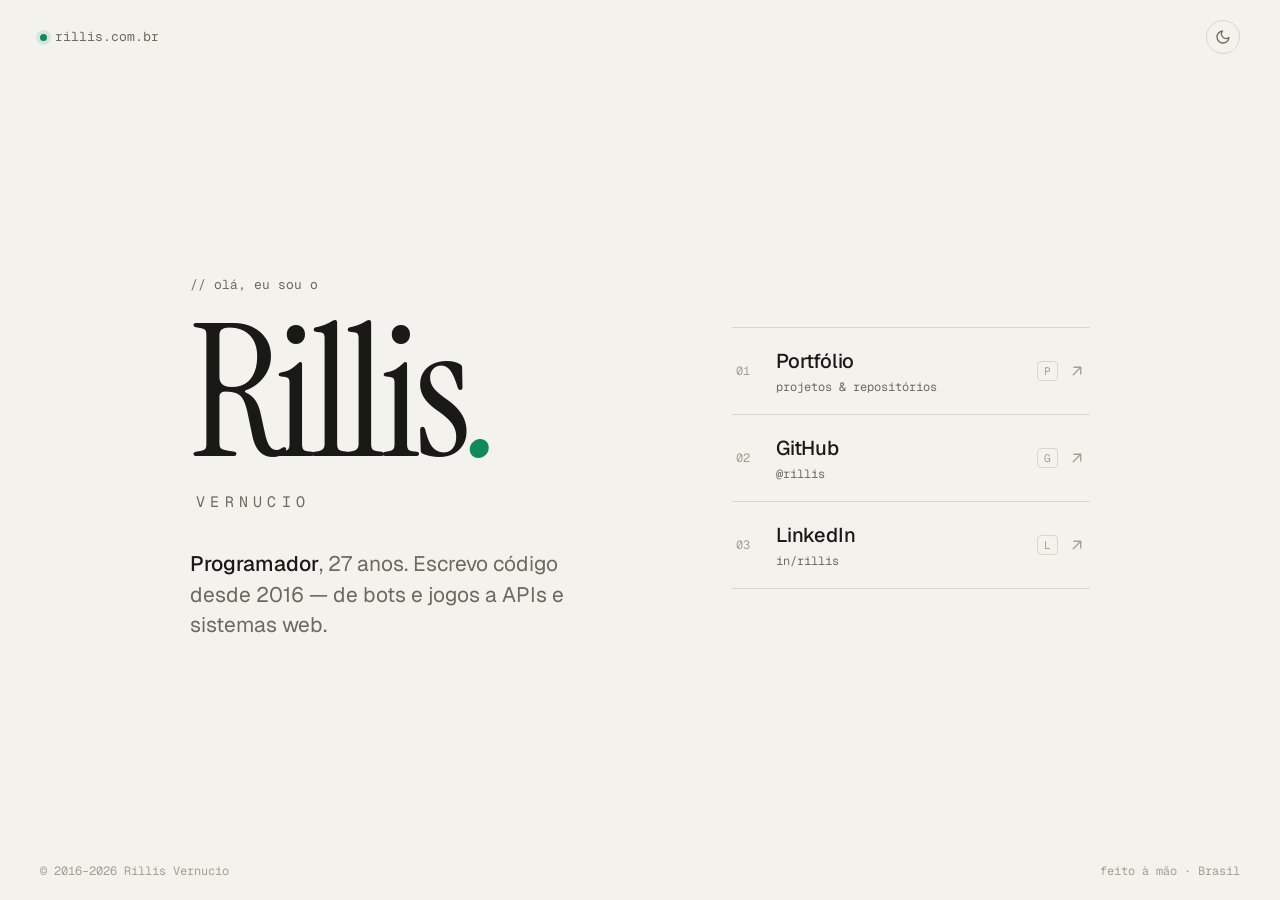
<file: index.html>
<!DOCTYPE html>
<html lang="pt-BR">
  <head>
    <meta charset="utf-8">
    <meta name="viewport" content="width=device-width, initial-scale=1">
    <title>Rillis Vernucio</title>
    <meta name="description" content="Rillis Vernucio — programador. Portfólio, GitHub e LinkedIn.">
    <meta property="og:title" content="Rillis Vernucio">
    <meta property="og:description" content="Programador. Portfólio, GitHub e LinkedIn.">
    <meta property="og:url" content="https://rillis.com.br">
    <meta name="theme-color" content="#0f0f0d">
    <link rel="icon" type="image/x-icon" href="img/favicon2.ico">
    <link rel="preconnect" href="https://fonts.googleapis.com">
    <link rel="preconnect" href="https://fonts.gstatic.com" crossorigin>
    <link href="https://fonts.googleapis.com/css2?family=Geist:wght@400;500&family=Geist+Mono:wght@400;500&family=Instrument+Serif:ital@0;1&display=swap" rel="stylesheet">
    <script>
      try { var t = localStorage.getItem("theme"); if (t) document.documentElement.dataset.theme = t; } catch (e) {}
    </script>
    <link rel="stylesheet" href="css/style.css">
  </head>
  <body>
    <header class="topbar">
      <span class="status" id="status">rillis.com.br</span>
      <button class="theme-toggle" id="theme-toggle" type="button" aria-label="Alternar tema claro/escuro">
        <svg class="moon" viewBox="0 0 24 24" fill="none" stroke="currentColor" stroke-width="2" stroke-linecap="round" stroke-linejoin="round"><path d="M21 12.8A9 9 0 1 1 11.2 3a7 7 0 0 0 9.8 9.8z"/></svg>
        <svg class="sun" viewBox="0 0 24 24" fill="none" stroke="currentColor" stroke-width="2" stroke-linecap="round" stroke-linejoin="round"><circle cx="12" cy="12" r="4"/><path d="M12 2v2M12 20v2M4.9 4.9l1.4 1.4M17.7 17.7l1.4 1.4M2 12h2M20 12h2M4.9 19.1l1.4-1.4M17.7 6.3l1.4-1.4"/></svg>
      </button>
    </header>

    <main>
      <section>
        <p class="eyebrow reveal">// olá, eu sou o</p>
        <div class="reveal">
          <h1>Rillis<em>.</em></h1>
          <span class="surname">Vernucio</span>
          <p class="bio"><strong>Programador</strong>, <span id="idade">27</span> anos. Escrevo código desde 2016 — de bots e jogos a APIs e sistemas web.</p>
        </div>
      </section>

      <nav aria-label="Links">
        <ul class="links">
          <li>
            <a href="https://portfolio.rillis.com.br" data-key="p">
              <span class="idx">01</span>
              <span class="label">Portfólio<small>projetos &amp; repositórios</small></span>
              <span class="end"><kbd>P</kbd><svg class="arrow" viewBox="0 0 24 24" fill="none" stroke="currentColor" stroke-width="1.8" stroke-linecap="round" stroke-linejoin="round"><path d="M7 17 17 7M8 7h9v9"/></svg></span>
            </a>
          </li>
          <li>
            <a href="https://github.com/rillis" target="_blank" rel="noopener" data-key="g">
              <span class="idx">02</span>
              <span class="label">GitHub<small>@rillis</small></span>
              <span class="end"><kbd>G</kbd><svg class="arrow" viewBox="0 0 24 24" fill="none" stroke="currentColor" stroke-width="1.8" stroke-linecap="round" stroke-linejoin="round"><path d="M7 17 17 7M8 7h9v9"/></svg></span>
            </a>
          </li>
          <li>
            <a href="https://linkedin.com/in/rillis" target="_blank" rel="noopener" data-key="l">
              <span class="idx">03</span>
              <span class="label">LinkedIn<small>in/rillis</small></span>
              <span class="end"><kbd>L</kbd><svg class="arrow" viewBox="0 0 24 24" fill="none" stroke="currentColor" stroke-width="1.8" stroke-linecap="round" stroke-linejoin="round"><path d="M7 17 17 7M8 7h9v9"/></svg></span>
            </a>
          </li>
        </ul>
      </nav>
    </main>

    <footer>
      <span>© 2016–<span id="ano-atual">2026</span> Rillis Vernucio</span>
      <span>feito à mão · Brasil</span>
    </footer>

    <script src="js/main.js"></script>
  </body>
</html>
</file>
<file: css/style.css>
:root {
  --bg: #f4f2ec;
  --surface: #ebe8df;
  --text: #191915;
  --muted: #6b6a61;
  --faint: #a19f94;
  --line: #d8d5ca;
  --accent: #0f8a5f;
  --accent-soft: rgba(15, 138, 95, 0.12);
  --serif: "Instrument Serif", Georgia, serif;
  --sans: "Geist", system-ui, -apple-system, "Segoe UI", sans-serif;
  --mono: "Geist Mono", ui-monospace, "SFMono-Regular", Menlo, monospace;
  color-scheme: light;
}

:root[data-theme="dark"] {
  --bg: #0f0f0d;
  --surface: #181815;
  --text: #ecebe4;
  --muted: #9a998f;
  --faint: #5f5e57;
  --line: #2a2a26;
  --accent: #4ade9b;
  --accent-soft: rgba(74, 222, 155, 0.12);
  color-scheme: dark;
}

@media (prefers-color-scheme: dark) {
  :root:not([data-theme="light"]) {
    --bg: #0f0f0d;
    --surface: #181815;
    --text: #ecebe4;
    --muted: #9a998f;
    --faint: #5f5e57;
    --line: #2a2a26;
    --accent: #4ade9b;
    --accent-soft: rgba(74, 222, 155, 0.12);
    color-scheme: dark;
  }
}

*, *::before, *::after { box-sizing: border-box; }

html, body { margin: 0; padding: 0; }

body {
  background: var(--bg);
  color: var(--text);
  font-family: var(--sans);
  font-size: 16px;
  line-height: 1.5;
  -webkit-font-smoothing: antialiased;
  min-height: 100vh;
  min-height: 100dvh;
  display: flex;
  flex-direction: column;
}

::selection { background: var(--accent); color: var(--bg); }

a { color: inherit; text-decoration: none; }

a:focus-visible, button:focus-visible {
  outline: 2px solid var(--accent);
  outline-offset: 3px;
  border-radius: 4px;
}

/* ---------- topbar ---------- */
.topbar {
  display: flex;
  justify-content: space-between;
  align-items: center;
  padding: 20px clamp(16px, 4vw, 40px);
  font-family: var(--mono);
  font-size: 13px;
  color: var(--muted);
}

.status { display: inline-flex; align-items: center; gap: 8px; }

.status::before {
  content: "";
  width: 7px;
  height: 7px;
  border-radius: 50%;
  background: var(--accent);
  box-shadow: 0 0 0 4px var(--accent-soft);
}

.theme-toggle {
  appearance: none;
  border: 1px solid var(--line);
  background: transparent;
  color: var(--muted);
  width: 34px;
  height: 34px;
  border-radius: 50%;
  display: grid;
  place-items: center;
  cursor: pointer;
  transition: color .2s, border-color .2s;
}

.theme-toggle:hover { color: var(--text); border-color: var(--faint); }
.theme-toggle svg { width: 16px; height: 16px; }
.theme-toggle .sun { display: none; }
:root[data-theme="dark"] .theme-toggle .sun { display: block; }
:root[data-theme="dark"] .theme-toggle .moon { display: none; }
@media (prefers-color-scheme: dark) {
  :root:not([data-theme="light"]) .theme-toggle .sun { display: block; }
  :root:not([data-theme="light"]) .theme-toggle .moon { display: none; }
}

/* ---------- hero ---------- */
main {
  flex: 1;
  width: 100%;
  max-width: 980px;
  margin: 0 auto;
  padding: 48px clamp(16px, 4vw, 40px);
  display: grid;
  grid-template-columns: minmax(0, 1.3fr) minmax(0, 1fr);
  gap: clamp(32px, 6vw, 80px);
  align-content: center;
  align-items: center;
}

.eyebrow {
  font-family: var(--mono);
  font-size: 13px;
  color: var(--muted);
  margin: 0 0 20px;
}

h1 {
  font-family: var(--serif);
  font-weight: 400;
  font-size: clamp(88px, 16vw, 184px);
  line-height: .86;
  letter-spacing: -0.03em;
  margin: 0;
}

h1 em { font-style: italic; color: var(--accent); }

.surname {
  display: block;
  font-family: var(--mono);
  font-size: clamp(13px, 1.4vw, 15px);
  letter-spacing: .35em;
  text-transform: uppercase;
  color: var(--muted);
  margin-top: 18px;
  padding-left: .4em;
}

.bio {
  font-size: clamp(18px, 2vw, 21px);
  line-height: 1.45;
  color: var(--muted);
  max-width: 30ch;
  margin: 36px 0 0;
}

.bio strong { color: var(--text); font-weight: 500; }

/* ---------- links ---------- */
.links { list-style: none; margin: 0; padding: 0; border-top: 1px solid var(--line); }

.links li { border-bottom: 1px solid var(--line); }

.links a {
  display: grid;
  grid-template-columns: 28px 1fr auto;
  align-items: center;
  gap: 12px;
  padding: 18px 4px;
  transition: padding .25s ease, color .2s;
}

.links .idx { font-family: var(--mono); font-size: 12px; color: var(--faint); }

.links .label { font-size: 20px; font-weight: 500; letter-spacing: -0.01em; }

.links .label small {
  display: block;
  font-family: var(--mono);
  font-size: 12px;
  font-weight: 400;
  letter-spacing: 0;
  color: var(--muted);
  margin-top: 2px;
}

.links .arrow {
  width: 18px;
  height: 18px;
  color: var(--faint);
  transition: transform .25s ease, color .2s;
}

.links a:hover { padding-left: 12px; color: var(--accent); }
.links a:hover .arrow { transform: translate(3px, -3px); color: var(--accent); }

kbd {
  font-family: var(--mono);
  font-size: 11px;
  color: var(--faint);
  border: 1px solid var(--line);
  border-radius: 4px;
  padding: 1px 6px;
  margin-right: 10px;
}

.links .end { display: inline-flex; align-items: center; }

/* ---------- footer ---------- */
footer {
  display: flex;
  justify-content: space-between;
  gap: 16px;
  flex-wrap: wrap;
  padding: 20px clamp(16px, 4vw, 40px);
  font-family: var(--mono);
  font-size: 12px;
  color: var(--faint);
}

footer a:hover { color: var(--accent); }

/* ---------- entrance ---------- */
@media (prefers-reduced-motion: no-preference) {
  .reveal { opacity: 0; transform: translateY(12px); animation: reveal .7s cubic-bezier(.2, .7, .2, 1) forwards; }
  .reveal:nth-child(2) { animation-delay: .08s; }
  .links li { opacity: 0; animation: reveal .6s cubic-bezier(.2, .7, .2, 1) forwards; }
  .links li:nth-child(1) { animation-delay: .25s; }
  .links li:nth-child(2) { animation-delay: .32s; }
  .links li:nth-child(3) { animation-delay: .39s; }
}

@keyframes reveal { to { opacity: 1; transform: none; } }

/* ---------- 404 ---------- */
.notfound { grid-template-columns: 1fr; align-items: center; text-align: left; }
.notfound h1 { font-size: clamp(120px, 26vw, 260px); }
.notfound p { color: var(--muted); font-size: 19px; max-width: 36ch; }
.notfound a.back { color: var(--accent); border-bottom: 1px solid currentColor; }

/* ---------- responsive ---------- */
@media (max-width: 760px) {
  main { grid-template-columns: 1fr; align-content: start; align-items: start; gap: 40px; padding-top: clamp(32px, 8vh, 96px); }
  .bio { margin-top: 28px; }
  kbd { display: none; }
}
</file>
